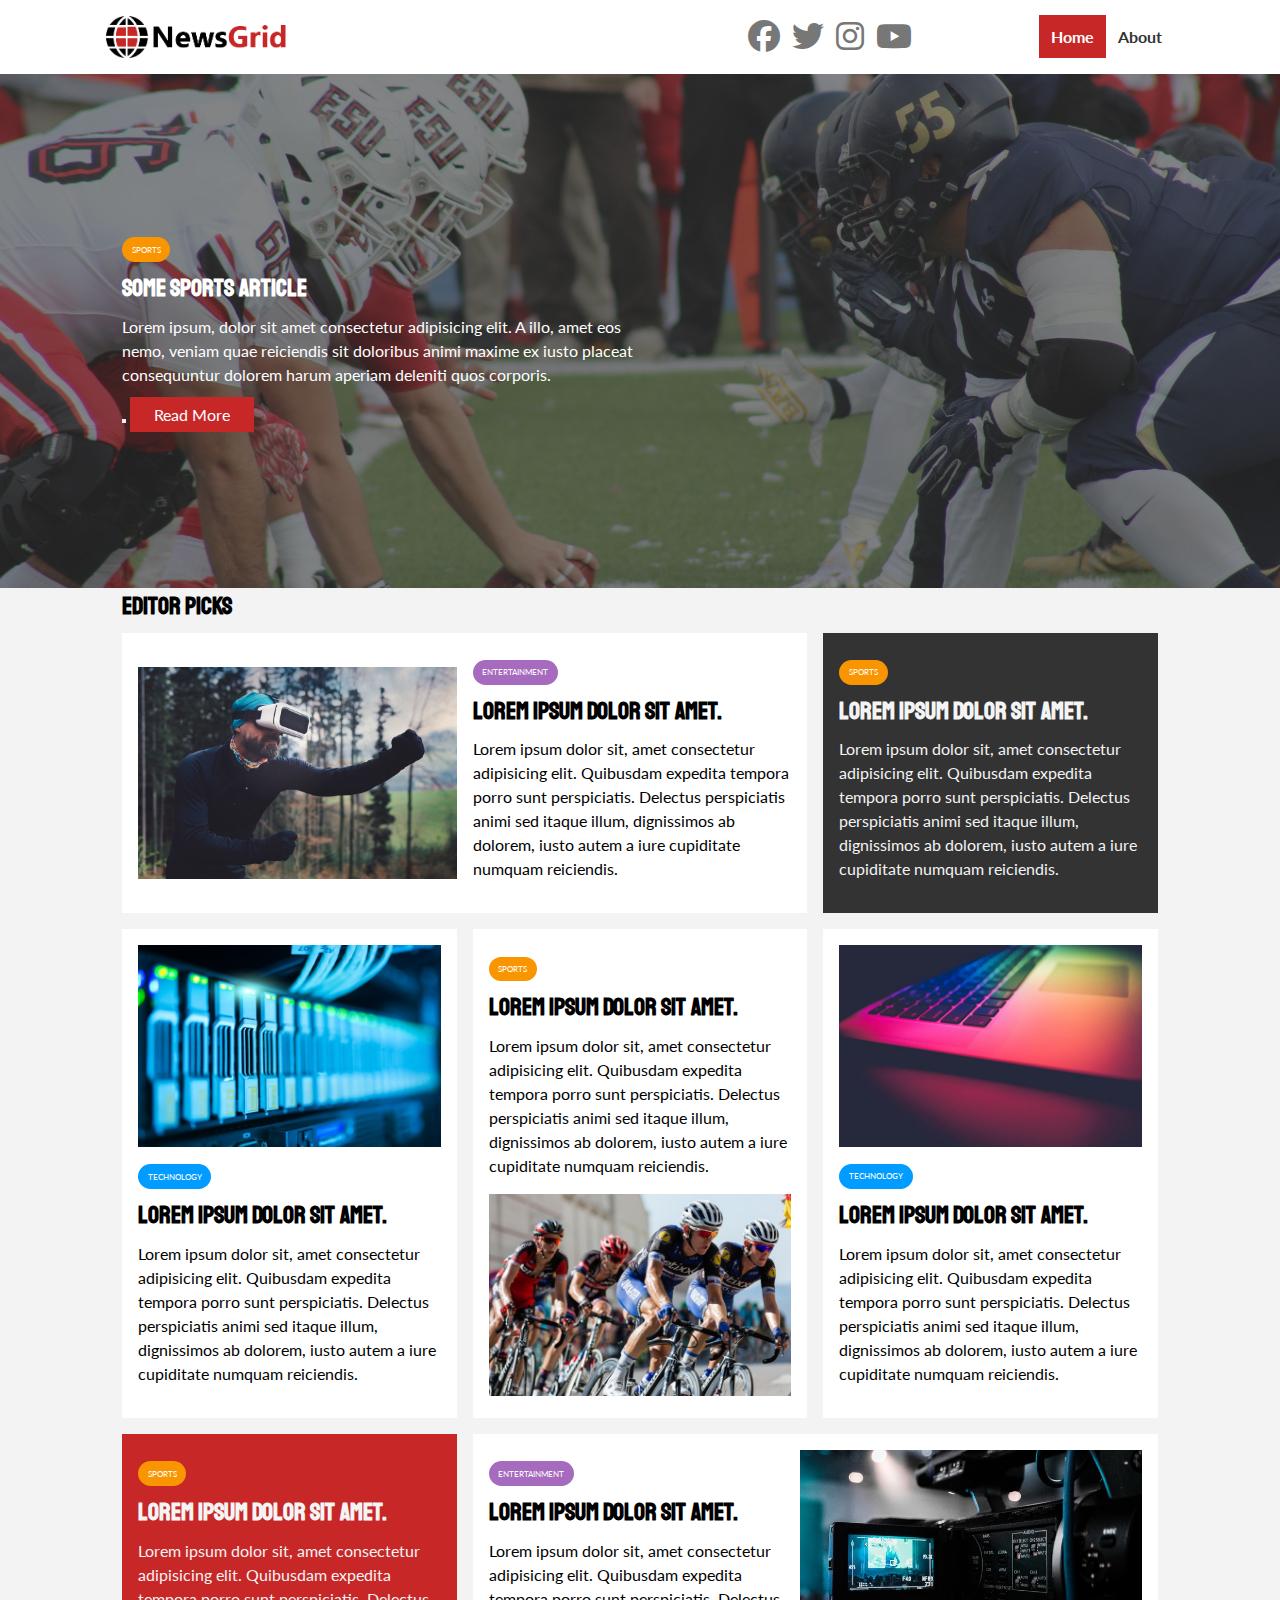
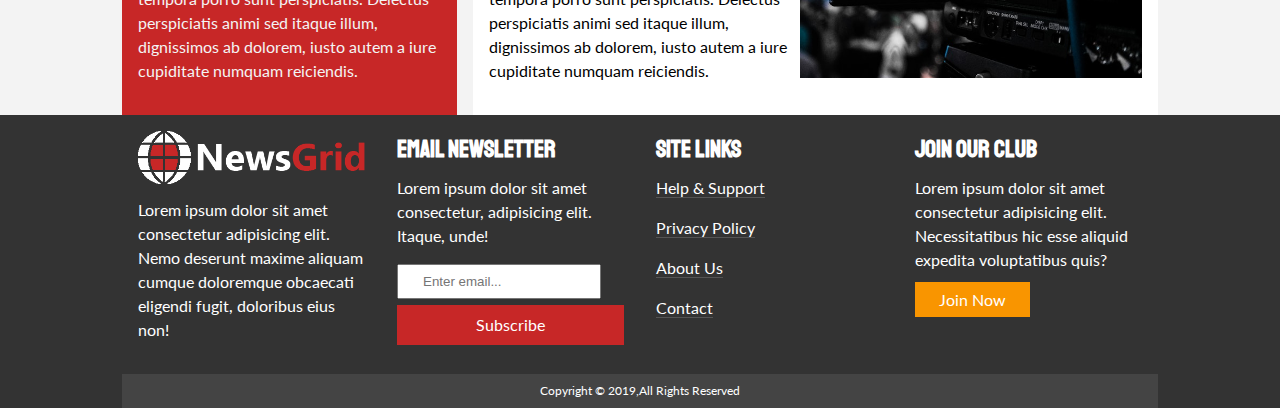
<file: index.html>
<!DOCTYPE html>
<html lang="en">
<head>
  <meta charset="UTF-8">
  <meta name="viewport" content="width=device-width, initial-scale=1.0">
  <title>NewsGrid | Latest News</title>
  <link rel="stylesheet" media="screen and (max-width:768px)" href="./mobile.css">
  <link rel="stylesheet" href="style.css">
  <link rel='shortcut icon' type='image/x-icon' rel="stylesheet" href="./image/favicon.ico">
  <link rel="stylesheet" href="https://cdnjs.cloudflare.com/ajax/libs/font-awesome/6.6.0/css/all.min.css">
  <link rel="preconnect" href="https://fonts.googleapis.com">
  <link rel="preconnect" href="https://fonts.gstatic.com" crossorigin>
  <link href="https://fonts.googleapis.com/css2?family=Lato:ital,wght@0,100;0,300;0,400;0,700;0,900;1,100;1,300;1,400;1,700;1,900&family=Staatliches&display=swap" rel="stylesheet">
</head>
<body>
<div class="grid">
  <nav class="navbar">
    <div class="container">
      <img src="image/logo.png" alt="NewsGrid" class="logo">
      <div class="social">
        <a href="http://facebook.com" target="_blank"><i class="fab fa-facebook fa-2x"></i></a>
        <a href="http://twitter.com" target="_blank"><i class="fab fa-twitter fa-2x"></i></a>
        <a href="http://instagram.com" target="_blank"><i class="fab fa-instagram fa-2x"></i></a>
        <a href="http://youtube.com" target="_blank"><i class="fab fa-youtube fa-2x"></i></a>
      </div>
      <ul>
        <li><a class="current" href="index.html">Home</a></li>
        <li><a href="about.html">About</a></li>
      </ul>
    </div>
  </nav>

  <!-- Showcase -->

  <header class="showcase">
    <div class="container">
      <div class="showcase-container">
        <div class="showcase-content">
          <div class="category sports">Sports</div>
          <h2>SOME SPORTS ARTICLE</h2>
          <p>Lorem ipsum, dolor sit amet consectetur adipisicing elit. A illo, amet eos nemo, veniam quae reiciendis sit doloribus animi maxime ex iusto placeat consequuntur dolorem harum aperiam deleniti quos corporis.</p>
          <button ></button>
           <a class="btn primary-btn" href="#">Read More</a>
        </div>
      </div>
    </div>
  </header>
    

  <!-- articles -->
   <section id="articles">
    <div class="container">
      <div class="editors-headline"><h2>Editor Picks</h2></div>
      <div class="grid">
        <div class="box box-1">
          <img src="./image/articles/ent1.jpg" alt="">
          <div class="box-text">
            <div class="category entertainment">Entertainment</div>
            <h2>Lorem ipsum dolor sit amet.</h2>
            <p>Lorem ipsum dolor sit, amet consectetur adipisicing elit. Quibusdam expedita tempora porro sunt perspiciatis. Delectus perspiciatis animi sed itaque illum, dignissimos ab dolorem, iusto autem a iure cupiditate numquam reiciendis.</p>
          </div>
        </div>
  
        <div class="box box-2">
          <div class="box-text">
            <div class="category sports">Sports</div>
            <h2>Lorem ipsum dolor sit amet.</h2>
            <p>Lorem ipsum dolor sit, amet consectetur adipisicing elit. Quibusdam expedita tempora porro sunt perspiciatis. Delectus perspiciatis animi sed itaque illum, dignissimos ab dolorem, iusto autem a iure cupiditate numquam reiciendis.</p>
          </div>
        </div>
  
        <div class="box box-3">
          <img src="./image/articles/tech1.jpg" alt="">
          <div class="box-text">
            <div class="category technology">Technology</div>
            <h2>Lorem ipsum dolor sit amet.</h2>
            <p>Lorem ipsum dolor sit, amet consectetur adipisicing elit. Quibusdam expedita tempora porro sunt perspiciatis. Delectus perspiciatis animi sed itaque illum, dignissimos ab dolorem, iusto autem a iure cupiditate numquam reiciendis.</p>
          </div>
        </div>
  
        <div class="box box-4">
          <div class="box-text">
            <div class="category sports">Sports</div>
            <h2>Lorem ipsum dolor sit amet.</h2>
            <p>Lorem ipsum dolor sit, amet consectetur adipisicing elit. Quibusdam expedita tempora porro sunt perspiciatis. Delectus perspiciatis animi sed itaque illum, dignissimos ab dolorem, iusto autem a iure cupiditate numquam reiciendis.</p>
          </div>
          <img src="./image/articles/sports1.jpg" alt="">
  
        </div>
  
        <div class="box box-5">
          <img src="./image/articles/tech2.jpg" alt="">
          <div class="box-text">
            <div class="category technology">Technology</div>
            <h2>Lorem ipsum dolor sit amet.</h2>
            <p>Lorem ipsum dolor sit, amet consectetur adipisicing elit. Quibusdam expedita tempora porro sunt perspiciatis. Delectus perspiciatis animi sed itaque illum, dignissimos ab dolorem, iusto autem a iure cupiditate numquam reiciendis.</p>
          </div>
        </div>
  
        <div class="box box-6">
          <div class="box-text">
            <div class="category sports">Sports</div>
            <h2>Lorem ipsum dolor sit amet.</h2>
            <p>Lorem ipsum dolor sit, amet consectetur adipisicing elit. Quibusdam expedita tempora porro sunt perspiciatis. Delectus perspiciatis animi sed itaque illum, dignissimos ab dolorem, iusto autem a iure cupiditate numquam reiciendis.</p>
          </div>
        </div>
  
        <div class="box box-7">
          <div class="box-text">
            <div class="category entertainment">Entertainment</div>
            <h2>Lorem ipsum dolor sit amet.</h2>
            <p>Lorem ipsum dolor sit, amet consectetur adipisicing elit. Quibusdam expedita tempora porro sunt perspiciatis. Delectus perspiciatis animi sed itaque illum, dignissimos ab dolorem, iusto autem a iure cupiditate numquam reiciendis.</p>
          </div>
          <img src="./image/articles/ent2.jpg" alt="">
        </div>
    </div>
   
   </section>
   
   <!-- Footer -->
    <footer class="footer">
      <div class="container">
        <div class="footer-grid">
          <div class="footer-box footer-box-1">
            <img src="./image/logo_light.png" alt="">
            <p>Lorem ipsum dolor sit amet consectetur adipisicing elit. Nemo deserunt maxime aliquam cumque doloremque obcaecati eligendi fugit, doloribus eius non!</p>
          </div>
    
          <div class="footer-box footer-box-2">
            <h2 style="text-transform:uppercase;">email newsletter</h2>
            <p>Lorem ipsum dolor sit amet consectetur, adipisicing elit. Itaque, unde!</p>
            <input type="email" placeholder="Enter email...">
            <a href="#" class="btn-block primary-btn">Subscribe</a>
          </div>
    
          <div class="footer-box footer-box-3">
            <h2 style="text-transform:uppercase;">site links</h2>
            <ul>
              <li><a href="#">Help & Support</a></li>
              <li><a href="#">Privacy Policy</a></li>
              <li><a href="#">About Us</a></li>
              <li><a href="#">Contact</a></li>
            </ul>
          </div>
    
          <div class="footer-box footer-box-4">
            <h2 style="text-transform:uppercase;">join our club</h2>
            <p>Lorem ipsum dolor sit amet consectetur adipisicing elit. Necessitatibus hic esse aliquid expedita voluptatibus quis?</p>
            <a href="#" class="btn secondary-btn">Join Now</a>
          </div>
        </div>
  
        <div class="copyright">
          Copyright &copy; 2019,All Rights Reserved
        </div>
      </div>
      
    </footer>
  
</body>
</html>
</file>
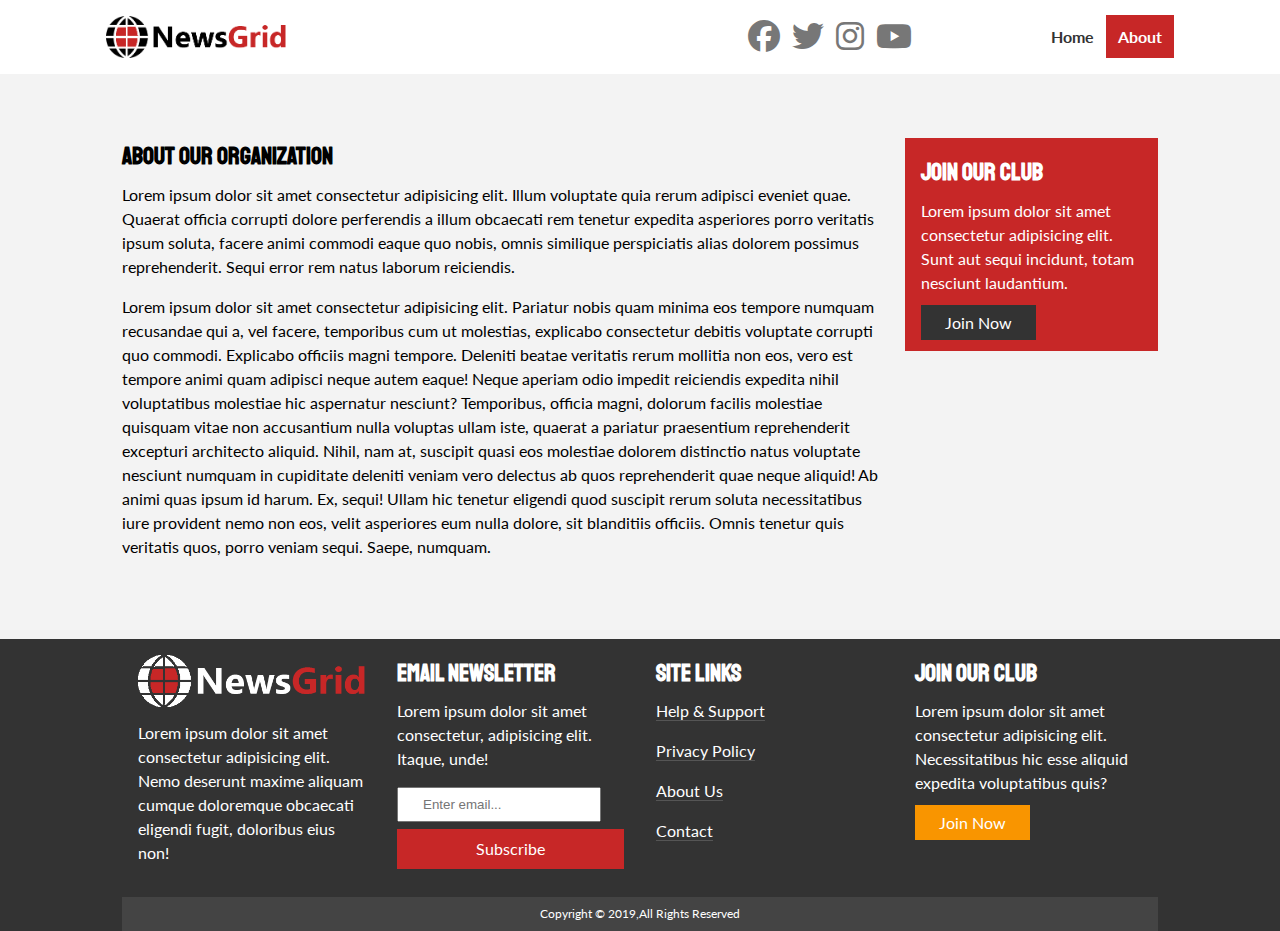
<file: about.html>
<!DOCTYPE html>
<html lang="en">
<head>
  <meta charset="UTF-8">
  <meta name="viewport" content="width=device-width, initial-scale=1.0">
  <title>NewsGrid | Latest News</title>
  <link rel="stylesheet" href="style.css">
  <link rel='shortcut icon' type='image/x-icon' rel="stylesheet" href="./image/favicon.ico">
  <link rel="stylesheet" href="https://cdnjs.cloudflare.com/ajax/libs/font-awesome/6.6.0/css/all.min.css">
  <link rel="preconnect" href="https://fonts.googleapis.com">
  <link rel="preconnect" href="https://fonts.gstatic.com" crossorigin>
  <link href="https://fonts.googleapis.com/css2?family=Lato:ital,wght@0,100;0,300;0,400;0,700;0,900;1,100;1,300;1,400;1,700;1,900&family=Staatliches&display=swap" rel="stylesheet">
</head>
<body>
<div class="grid">
  <nav class="navbar">
    <div class="container">
      <img src="image/logo.png" alt="NewsGrid" class="logo">
      <div class="social">
        <a href="http://facebook.com" target="_blank"><i class="fab fa-facebook fa-2x"></i></a>
        <a href="http://twitter.com" target="_blank"><i class="fab fa-twitter fa-2x"></i></a>
        <a href="http://instagram.com" target="_blank"><i class="fab fa-instagram fa-2x"></i></a>
        <a href="http://youtube.com" target="_blank"><i class="fab fa-youtube fa-2x"></i></a>
      </div>
      <ul>
        <li><a  href="index.html">Home</a></li>
        <li><a class="current" href="about.html">About</a></li>
      </ul>
    </div>
  </nav>

  <article>
    <div class="container">
      <div class="page-container">
        <div class="text">
          <h2>About Our Organization</h2>
          <p>Lorem ipsum dolor sit amet consectetur adipisicing elit. Illum voluptate quia rerum adipisci eveniet quae. Quaerat officia corrupti dolore perferendis a illum obcaecati rem tenetur expedita asperiores porro veritatis ipsum soluta, facere animi commodi eaque quo nobis, omnis similique perspiciatis alias dolorem possimus reprehenderit. Sequi error rem natus laborum reiciendis.</p>
        <p>Lorem ipsum dolor sit amet consectetur adipisicing elit. Pariatur nobis quam minima eos tempore numquam recusandae qui a, vel facere, temporibus cum ut molestias, explicabo consectetur debitis voluptate corrupti quo commodi. Explicabo officiis magni tempore. Deleniti beatae veritatis rerum mollitia non eos, vero est tempore animi quam adipisci neque autem eaque! Neque aperiam odio impedit reiciendis expedita nihil voluptatibus molestiae hic aspernatur nesciunt? Temporibus, officia magni, dolorum facilis molestiae quisquam vitae non accusantium nulla voluptas ullam iste, quaerat a pariatur praesentium reprehenderit excepturi architecto aliquid. Nihil, nam at, suscipit quasi eos molestiae dolorem distinctio natus voluptate nesciunt numquam in cupiditate deleniti veniam vero delectus ab quos reprehenderit quae neque aliquid! Ab animi quas ipsum id harum. Ex, sequi! Ullam hic tenetur eligendi quod suscipit rerum soluta necessitatibus iure provident nemo non eos, velit asperiores eum nulla dolore, sit blanditiis officiis. Omnis tenetur quis veritatis quos, porro veniam sequi. Saepe, numquam.</p>
        </div>
        
        <div class="box primary-bg">
          <h2>Join Our Club</h2>
          <p>Lorem ipsum dolor sit amet consectetur adipisicing elit. Sunt aut sequi incidunt, totam nesciunt laudantium.</p>
          <a href="#" class="btn">Join Now</a>
        </div>
      </div>
    </div>
  </article>
   <!-- Footer -->
    <footer class="footer">
      <div class="container">
        <div class="footer-grid">
          <div class="footer-box footer-box-1">
            <img src="./image/logo_light.png" alt="">
            <p>Lorem ipsum dolor sit amet consectetur adipisicing elit. Nemo deserunt maxime aliquam cumque doloremque obcaecati eligendi fugit, doloribus eius non!</p>
          </div>
    
          <div class="footer-box footer-box-2">
            <h2 style="text-transform:uppercase;">email newsletter</h2>
            <p>Lorem ipsum dolor sit amet consectetur, adipisicing elit. Itaque, unde!</p>
            <input type="email" placeholder="Enter email...">
            <a href="#" class="btn-block primary-btn">Subscribe</a>
          </div>
    
          <div class="footer-box footer-box-3">
            <h2 style="text-transform:uppercase;">site links</h2>
            <ul>
              <li><a href="#">Help & Support</a></li>
              <li><a href="#">Privacy Policy</a></li>
              <li><a href="#">About Us</a></li>
              <li><a href="#">Contact</a></li>
            </ul>
          </div>
    
          <div class="footer-box footer-box-4">
            <h2 style="text-transform:uppercase;">join our club</h2>
            <p>Lorem ipsum dolor sit amet consectetur adipisicing elit. Necessitatibus hic esse aliquid expedita voluptatibus quis?</p>
            <a href="#" class="btn secondary-btn">Join Now</a>
          </div>
        </div>
  
        <div class="copyright">
          Copyright &copy; 2019,All Rights Reserved
        </div>
      </div>
      
    </footer>
  
</body>
</html>
</file>
<file: mobile.css>
.social{
  display:none;
}
.navbar .container{
grid-template-columns:1fr;
}
.navbar .container ul ,
.navbar .container .logo{
  justify-self:center;
}
.navbar .container ul{
  justify-self:center;
}
</file>
<file: style.css>
:root{
  --primary-color:#c72727;
  --secondary-color:#f99500;
  --light-color:#f3f3f3;
  --dark-color:#333;
  --max-width:1100px;
}
.category{
  --sports-color:#f99500;
  --entertainment-color:#a66bbe;
  --technology-color:#009cff;
}

*{
  margin:0;
  padding:0;
  box-sizing:border-box;
}

body{
  background-color:var(--light-color);
  font-family:'Lato',sans-serif;
  line-height:1.5;
}
a{
  text-decoration:none;
  color:#333;
}
ul{
  list-style:none;
}
p{
  margin:0.5rem 0 1rem 0;
}
img{
  width:100%;
}
h1,h2,h3,h4,h5,h6{
  font-family:'Staatliches',cursive;
  margin-bottom:0.55rem;
}
.category{
  display:inline-block;
  color: #fff;
  font-size:0.5rem;
  text-transform:uppercase;
  padding:0.4rem 0.6rem;
  border-radius:15px; 
  margin-bottom:0.5rem;
}
.sports{background:var(--sports-color)}
.entertainment{background:var(--entertainment-color)}
.technology{background:var(--technology-color)}
.btn{
  margin-top:1rem;
  padding:0.5rem 1.5rem;
  color: #fff!important;
  background-color: #333;
}

.primary-btn{background: var(--primary-color);}
.secondary-btn{background: var(--secondary-color);}
.light-btn{background: var(--light-color);}

.primary-bg{background: var(--primary-color)!important;
color: white!important;}
.secondary-bg{background: var(--secondary-color);}
.light-bg{background: var(--light-color);}

.btn-block{
  display:block;
  width:100%;
  text-align:center;
  color: white;
  margin-top: 0.4rem;
  padding: 0.5rem 1.5rem;
}

.container{
  max-width:var(--max-width);
  margin:auto;
  padding:0 2rem;
  overflow:hidden;
}
.page-container{
  display:grid;
  grid-template-columns:3fr 1fr;
  grid-gap: 1.5rem;
  margin: 2rem 0;
  padding: 2rem 0;
}

.page-container > *:first-child{
  grid-row:1 / span 4;
}
.navbar{
  background:#fff;
  position: sticky;
  top: 0;
}
.navbar .container{
  display:grid;
  grid-template-columns:6fr 3fr 2fr;
  align-items: center;
  padding:1rem;
}
.navbar .logo{
width: 180px;
}
.social{
  justify-self:center;
}
.social i{
  margin-right:0.5rem;
  color:#777;
}
.navbar .container ul{
  justify-self:end;
  display:flex;
}
.navbar .container ul li a{
  font-weight:bold;
  padding:0.75rem;
}
.navbar .container ul li a.current{
  background:var(--primary-color);
  color:#fff;
}
.navbar .container ul li a:hover{
  background:var(--primary-color);
  color:#fff;
}

/* Showcase */

.showcase{
  background:#333;
  color:#fff;
  padding:2rem;
  position:relative;
}
.showcase:before{
  content:'';
  background:url('./image/featured.jpg') no-repeat center center/cover;
  position:absolute;
  top: 0;
  left: 0;
  width: 100%;
  height: 100%;
  opacity:0.4;
}
.showcase-container{
  display:grid;
  grid-template-columns:repeat(2,1fr);
  align-items: center;
  justify-content: center;
  height:50vh;
}
.showcase-content{
  z-index:1;
}
.showcase-content p{
  margin-bottom:1rem;
}
/* Articles Grid */


#articles .grid{
  display:grid;
  grid-template-columns:repeat(3,1fr);
  grid-gap: 1rem;
} 

.box{
  background-color: white;
  padding:1rem;
}
#articles .category{
margin-top:0.7rem;
}
.box-1{
  display:grid;
  grid-template-columns:1fr 1fr ;
  grid-column:1 / span 2;
  align-items: center;
  grid-gap: 1rem;
}
.box-2{
  background-color: #333;
  color:#f4f4f4;
}
.box-6{
  background-color: var(--primary-color);
  color:#f4f4f4;
}
.box-6,.box-7{
  grid-template-rows:0.5fr;
}
.box-7{
  display:grid;
  grid-template-columns:0.5fr 0.55fr;
  grid-column:2 / span 2;
}

/* Footer */
footer{
  background-color:var(--dark-color);
  color:white;
}
.footer-grid{
  display:grid;
  grid-template-columns:repeat(4,1fr);
  grid-gap:2rem;
  margin:1rem;
}

.footer-box ul li{
  margin-bottom:1rem;
}
.footer-box ul li a{
  color: white;
  border-bottom: 1px solid #555;
}
.footer-box ul li a:hover{
  color: var(--primary-color);
}
input{
  /* height: 10%; */
  width: 90%;
  padding:0.5rem 1.5rem;
 
}
.copyright{
  background-color: #444;
  grid-column:1 / span 3;
  text-align: center;
  padding: 0.5rem;
  font-size: 0.75rem;
}
</file>
